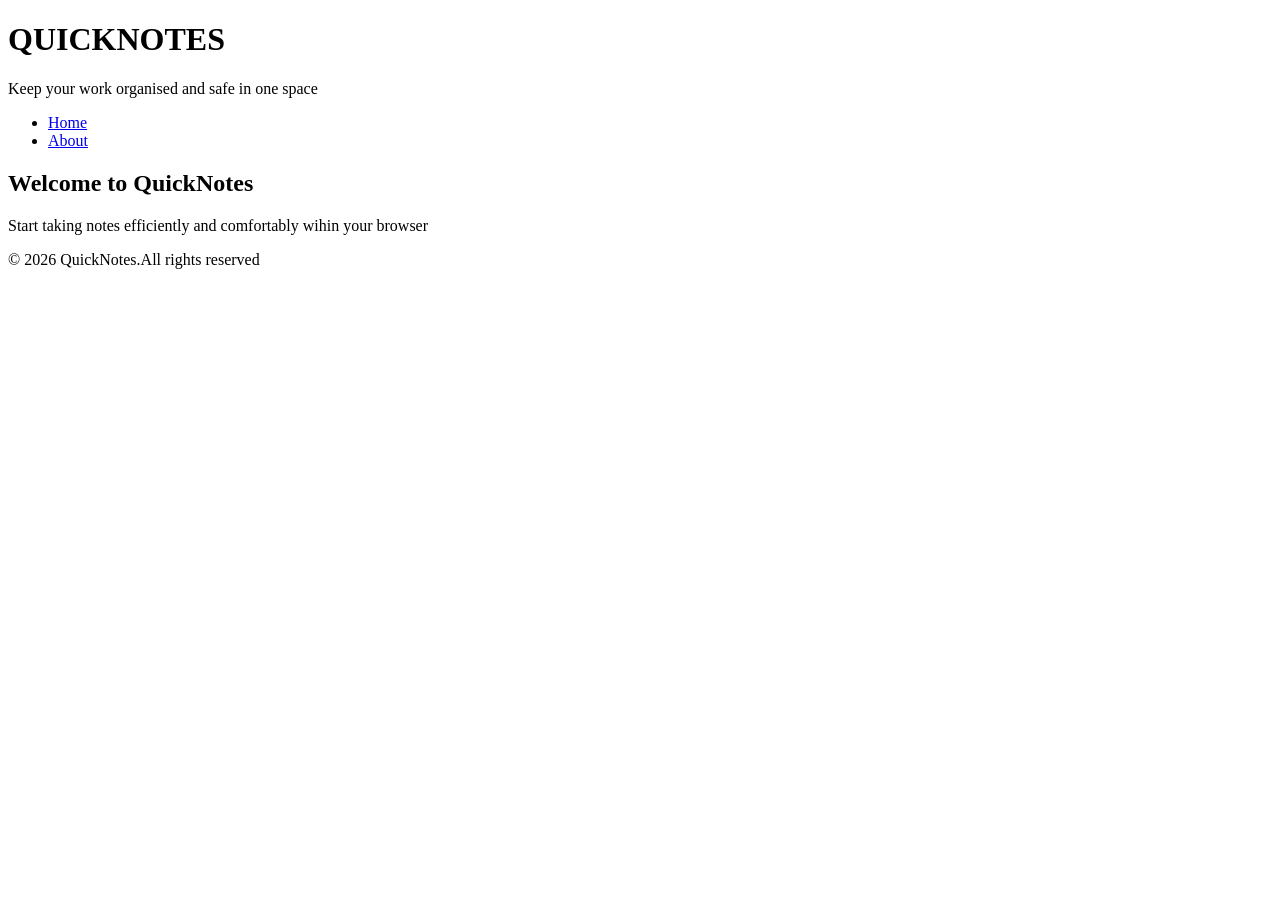
<file: day1/index.html>
<!DOCTYPE html>
<html lang="en">
<head>
    <meta charset="UTF-8">
    <meta name="viewport" content="width=device-width, initial-scale=1.0">
    <title>QuickNotes Home</title>
</head>
<body>
    <header>
        <h1>QUICKNOTES</h1>
        <p>Keep your work  organised and safe in one space</p>
        <nav>
            <ul>
                <li>
                    <a href="index.html">Home</a>
                </li>
                <li>
                    <a href="about.html">About</a>
                </li>
            </ul>
        </nav>
        
    </header>
    <main>
        <section>
            <h2>Welcome to QuickNotes</h2>
            <p>Start taking notes efficiently and comfortably wihin your browser</p>
        </section>
    </main>

    <footer>
        <p>
           &copy;  2026 QuickNotes.All rights reserved
        </p>
    </footer>
    
</body>
</html>
</file>
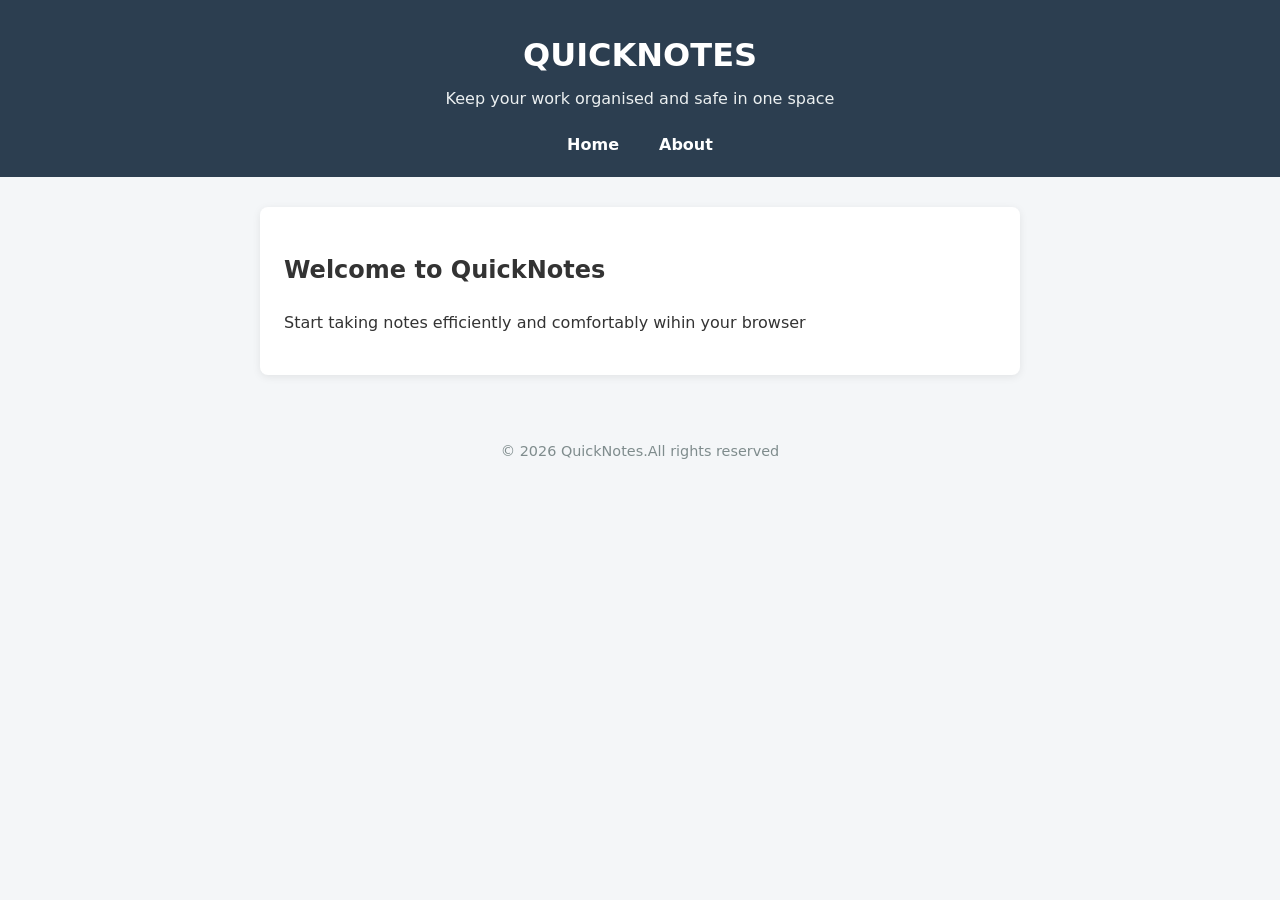
<file: day2/index.html>
<!doctype html>
<html lang="en">
  <head>
    <meta charset="UTF-8" />
    <meta name="viewport" content="width=device-width, initial-scale=1.0" />
    <title>QuickNotes Home</title>
    <link rel="stylesheet" href="style.css" />
  </head>
  <body>
    <header>
      <h1>QUICKNOTES</h1>
      <p>Keep your work organised and safe in one space</p>
      <nav>
        <ul>
          <li>
            <a href="index.html">Home</a>
          </li>
          <li>
            <a href="about.html">About</a>
          </li>
        </ul>
      </nav>
    </header>
    <main>
      <section>
        <h2>Welcome to QuickNotes</h2>
        <p>Start taking notes efficiently and comfortably wihin your browser</p>
      </section>
    </main>

    <footer>
      <p>&copy; 2026 QuickNotes.All rights reserved</p>
    </footer>
  </body>
</html>
</file>
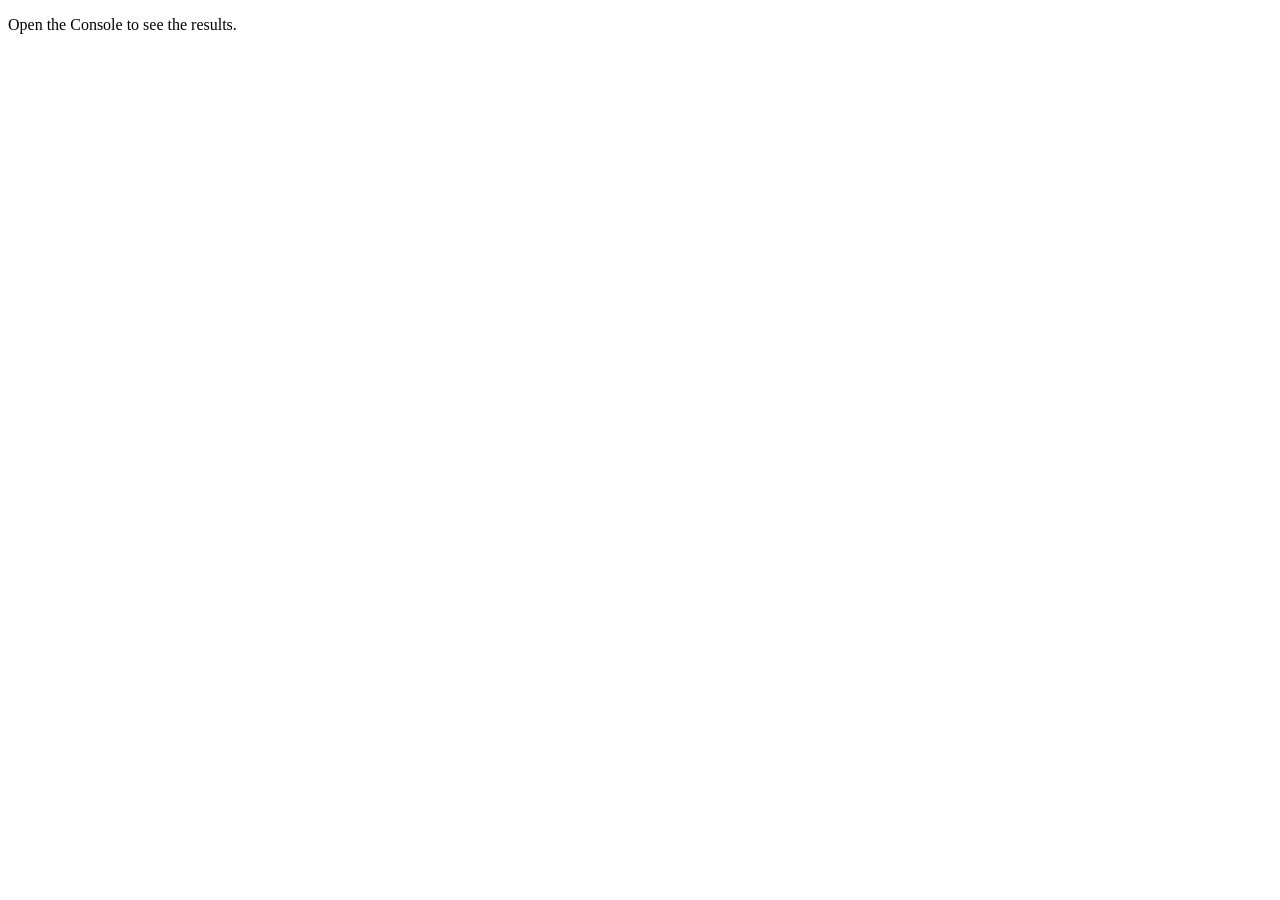
<file: day3/index.html>
<!doctype html>
<html lang="en">
  <head>
    <meta charset="UTF-8" />
    <meta name="viewport" content="width=device-width, initial-scale=1.0" />
    <title>Notes Toolkit</title>

    <script src="script.js" defer></script>
  </head>
  <body>
    <p>Open the Console to see the results.</p>
  </body>
</html>
</file>
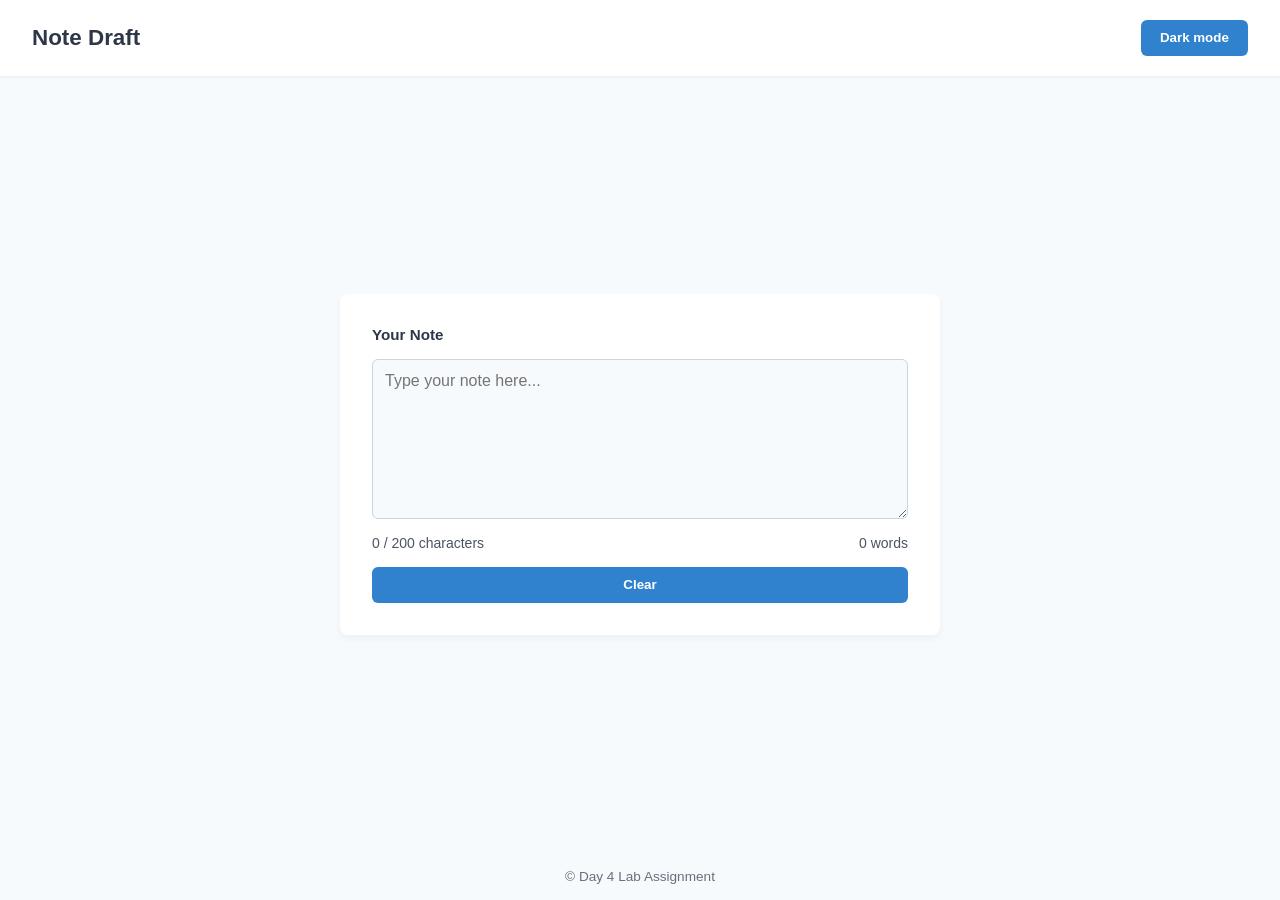
<file: day4/index.html>
<!doctype html>
<html lang="en">
  <head>
    <meta charset="UTF-8" />
    <meta name="viewport" content="width=device-width, initial-scale=1.0" />
    <title>Day 4 - Note Draft App</title>
    <link rel="stylesheet" href="style.css" />
    <script src="script.js" defer></script>
  </head>
  <body>
    <header>
      <h1>Note Draft</h1>
      <button id="theme-toggle">Dark mode</button>
    </header>

    <main>
      <div class="note-card">
        <label for="note-text">Your Note</label>
        <textarea
          id="note-text"
          placeholder="Type your note here..."
        ></textarea>

        <div class="counter-container">
          <p id="char-count">0 / 200 characters</p>
          <p id="word-count">0 words</p>
        </div>

        <button id="clear-btn">Clear</button>
      </div>
    </main>

    <footer>
      <p>&copy; Day 4 Lab Assignment</p>
    </footer>
  </body>
</html>
</file>
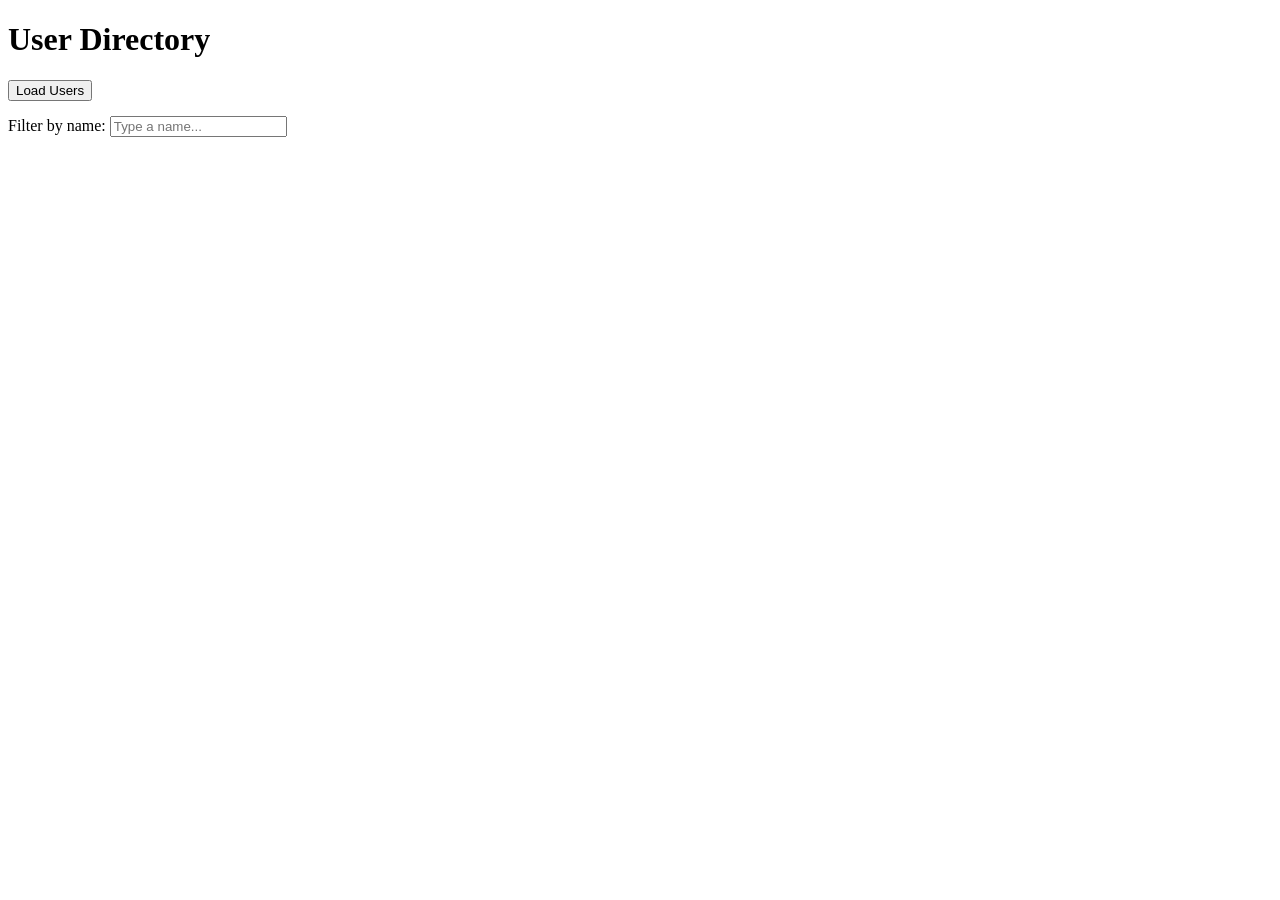
<file: day5/index.html>
<!doctype html>
<html lang="en">
  <head>
    <meta charset="UTF-8" />
    <meta name="viewport" content="width=device-width, initial-scale=1.0" />
    <title>Day 5 Assignment - User Directory</title>
    <script src="users.js" defer></script>
  </head>
  <body>
    <main>
      <h1>User Directory</h1>

      <button id="load-users">Load Users</button>

      <div style="margin: 15px 0">
        <label for="filter-input">Filter by name: </label>
        <input type="text" id="filter-input" placeholder="Type a name..." />
      </div>

      <p id="status"></p>

      <ul id="users-list"></ul>
    </main>
  </body>
</html>
</file>
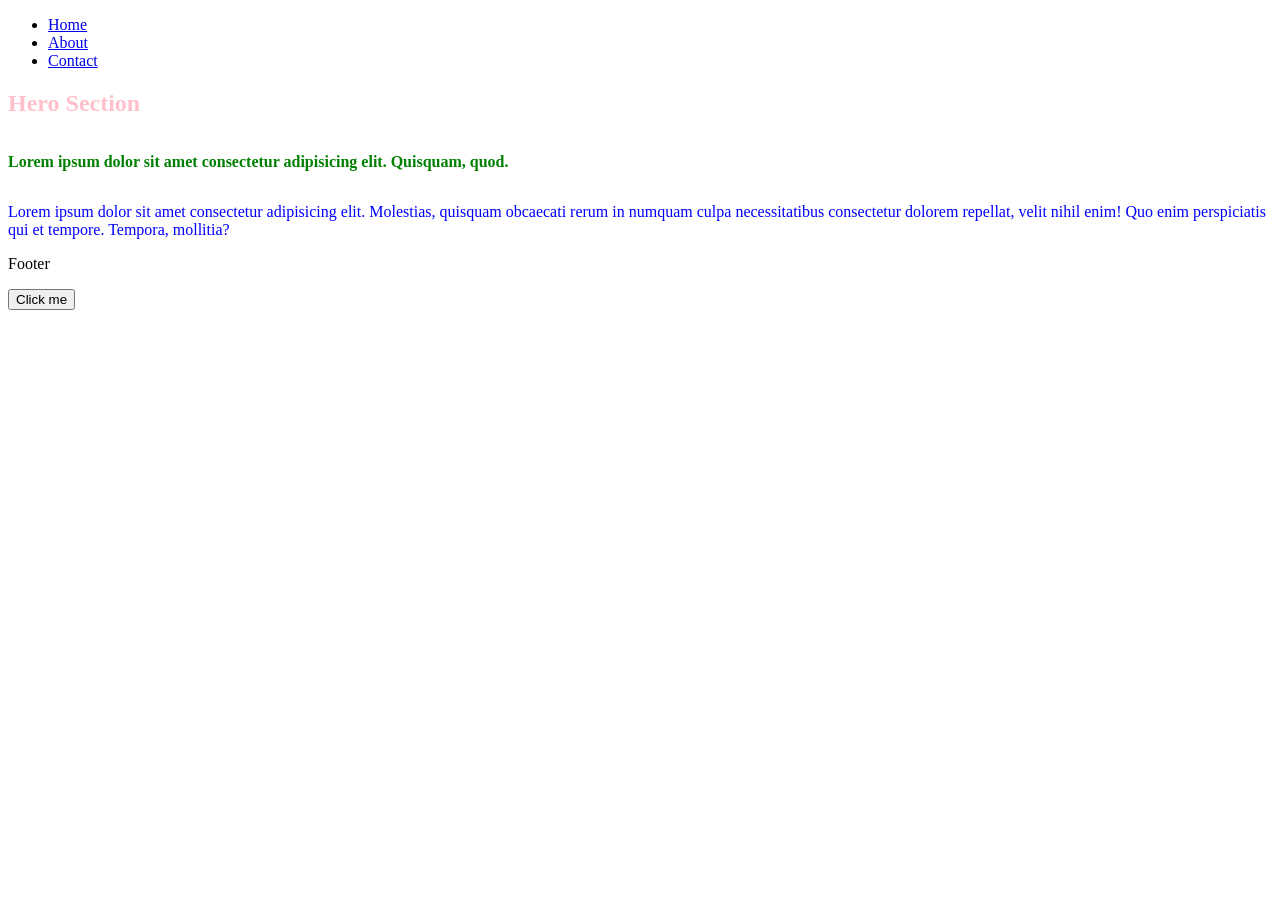
<file: new-beginnings.html>
<!doctype html>
<html lang="en">
  <head>
    <meta charset="UTF-8" />
    <meta name="viewport" content="width=device-width, initial-scale=1.0" />
    <link rel="stylesheet" href="/scripts/styles.css" />
    <title>Document</title>
  </head>
  <body>
    <!doctype html>
    <html>
      <head>
        <title>hello</title>
      </head>
      <body>
        <header>
          <nav>
            <ul>
              <li><a href="#">Home</a></li>
              <li><a href="#">About</a></li>
              <li><a href="#">Contact</a></li>
            </ul>
          </nav>
        </header>
        <main>
          <section>
            <h1 class="my-title" id="my-title-id">Hero Section</h1>
            <div>
            <p class="my-paragraph" id="my-paragraph">
              Lorem ipsum dolor sit amet consectetur adipisicing elit. Quisquam,
              quod.
            </p>
          </section>
        </main>
        <p class="my-second-paragraph">
          Lorem ipsum dolor sit amet consectetur adipisicing elit. Molestias,
          quisquam obcaecati rerum in numquam culpa necessitatibus consectetur
          dolorem repellat, velit nihil enim! Quo enim perspiciatis qui et
          tempore. Tempora, mollitia?
        </p>
        </div>
        <footer>
          <p class="my-paragraph">Footer</p>
          <button class="button" type="submit" id="my-button-id">
            Click me
          </button>
        </footer>
      </body>
    </html>
  </body>
</html>
</file>
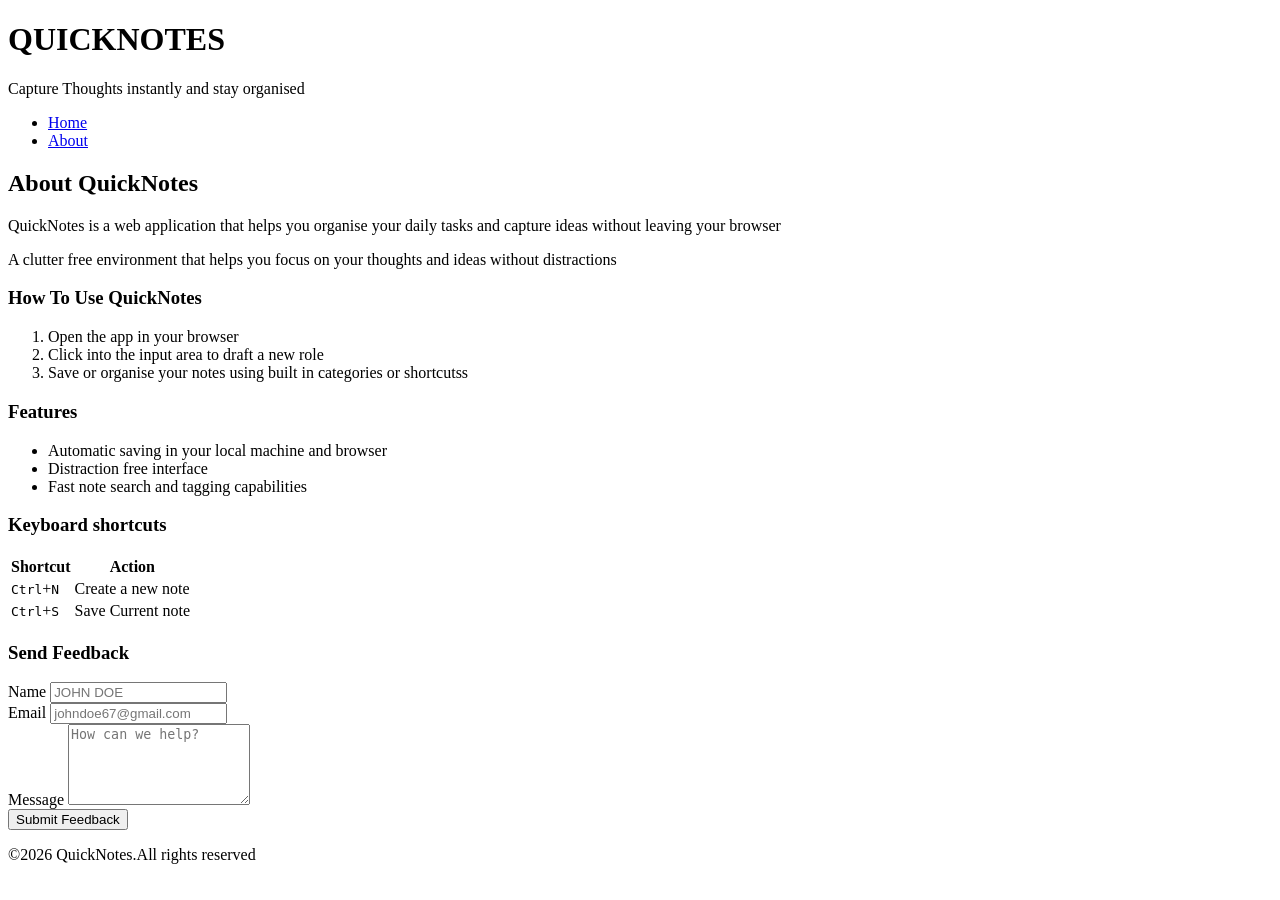
<file: day1/about.html>
<!DOCTYPE html>
<html lang="en">
<head>
    <meta charset="UTF-8">
    <meta name="viewport" content="width=device-width, initial-scale=1.0">
    <title>QuickNotes About</title>
</head>
<body>
    <header>
        <h1>QUICKNOTES</h1>
        <p>Capture Thoughts instantly and stay organised</p>

    <nav>
            <ul>
                <li>
                    <a href="index.html">Home</a>
                </li>
                <li>
                    <a href="about.html">About</a>
                </li>
            </ul>
        </nav>
        
    
    </header>
    <main>
        <h2>About QuickNotes</h2>
        <p>QuickNotes is a web application that helps you organise your daily tasks and capture ideas without leaving your browser</p>
        <p>A clutter free environment that helps you focus on your thoughts and ideas without distractions</p>
         <section>
            <h3>How To Use QuickNotes</h3>
            <ol>
                <li>Open the app in your browser</li>
                <li>Click into the input area to draft a new role</li>
                <li>Save or organise your notes using built in categories or shortcutss</li>

            </ol>
         </section>


         <section>
            <h3>Features</h3>
            <ul>
                <li>Automatic saving in your local machine and browser</li>
                <li>Distraction free interface</li>
                <li>Fast note search and tagging capabilities</li>
            </ul>
         </section>


         <section>
            <h3>Keyboard shortcuts</h3>
            <table>
                <thead>
                    <tr>
                        <th>Shortcut</th>
                        <th>Action</th>
                    </tr>
                    </thead>
                    
                    <tbody>
                        <tr>
                    <td><code>Ctrl</code>+<code>N</code> </td>
                    <td>Create a new note</td>
                    </tr>
                    <tr>
                        <td><code>Ctrl</code>+<code>S</code></td>
                        <td>Save Current note</td>
                    </tr>
                </tbody>
                 </table>
         </section>
         <section>
            <h3>Send Feedback</h3>
            <form action="#" method="post">

                <div>
                    <label form="name">Name</label>
                    <input type="text" id="name" placeholder="JOHN DOE">

                </div>

                <div>
                    <label for="email">Email</label>
                    <input type="email" id="email" placeholder="johndoe67@gmail.com">
                </div>
                <div>
                    <label for="message">Message</label>
                    <textarea id="message" name="message" rows="5" placeholder="How can we help?"></textarea>

                </div>
                <div>
                    <button type="submit">Submit Feedback</button>
                </div>
            </form>
         </section>
    </main>
    <footer>
        <p> &copy;2026 QuickNotes.All rights reserved</p>
    </footer>
    
</body>
</html>
</file>
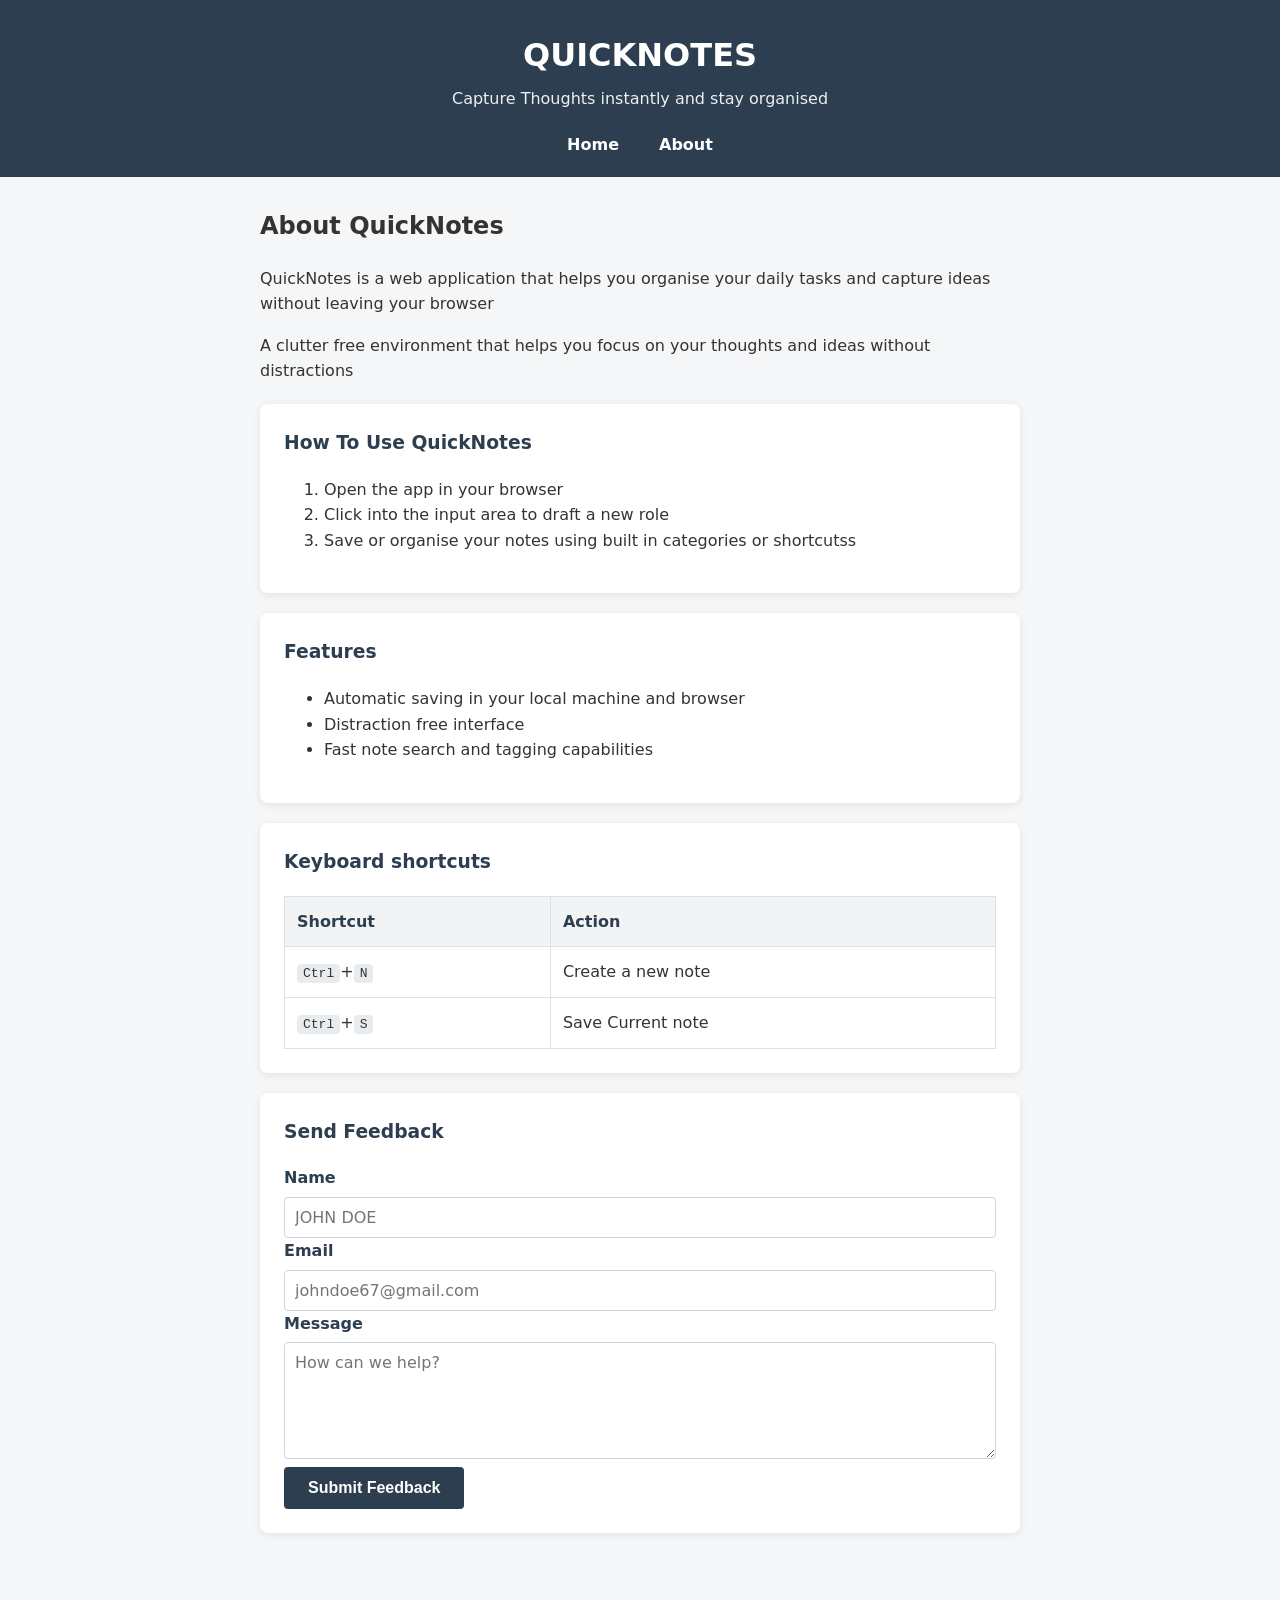
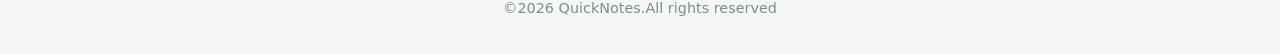
<file: day2/about.html>
<!doctype html>
<html lang="en">
  <head>
    <meta charset="UTF-8" />
    <meta name="viewport" content="width=device-width, initial-scale=1.0" />
    <title>QuickNotes About</title>
    <link rel="stylesheet" href="style.css" />
  </head>
  <body>
    <header>
      <h1>QUICKNOTES</h1>
      <p>Capture Thoughts instantly and stay organised</p>

      <nav>
        <ul>
          <li>
            <a href="index.html">Home</a>
          </li>
          <li>
            <a href="about.html">About</a>
          </li>
        </ul>
      </nav>
    </header>
    <main>
      <h2>About QuickNotes</h2>
      <p>
        QuickNotes is a web application that helps you organise your daily tasks
        and capture ideas without leaving your browser
      </p>
      <p>
        A clutter free environment that helps you focus on your thoughts and
        ideas without distractions
      </p>
      <section>
        <h3>How To Use QuickNotes</h3>
        <ol>
          <li>Open the app in your browser</li>
          <li>Click into the input area to draft a new role</li>
          <li>
            Save or organise your notes using built in categories or shortcutss
          </li>
        </ol>
      </section>

      <section>
        <h3>Features</h3>
        <ul class="Features">
          <li>Automatic saving in your local machine and browser</li>
          <li>Distraction free interface</li>
          <li>Fast note search and tagging capabilities</li>
        </ul>
      </section>

      <section>
        <h3>Keyboard shortcuts</h3>
        <table>
          <thead>
            <tr>
              <th>Shortcut</th>
              <th>Action</th>
            </tr>
          </thead>

          <tbody>
            <tr>
              <td><code>Ctrl</code>+<code>N</code></td>
              <td>Create a new note</td>
            </tr>
            <tr>
              <td><code>Ctrl</code>+<code>S</code></td>
              <td>Save Current note</td>
            </tr>
          </tbody>
        </table>
      </section>
      <section>
        <h3>Send Feedback</h3>
        <form action="#" method="post">
          <div>
            <label form="name">Name</label>
            <input type="text" id="name" placeholder="JOHN DOE" />
          </div>

          <div>
            <label for="email">Email</label>
            <input type="email" id="email" placeholder="johndoe67@gmail.com" />
          </div>
          <div>
            <label for="message">Message</label>
            <textarea
              id="message"
              name="message"
              rows="5"
              placeholder="How can we help?"
            ></textarea>
          </div>
          <div>
            <button type="submit">Submit Feedback</button>
          </div>
        </form>
      </section>
    </main>
    <footer>
      <p>&copy;2026 QuickNotes.All rights reserved</p>
    </footer>
  </body>
</html>
</file>
<file: day2/style.css>
/* Box-Sizing Reset & Base Styles */
*,
*::before,
*::after {
  box-sizing: border-box;
}

body {
  margin: 0;
  font-family: system-ui, -apple-system, BlinkMacSystemFont, 'Segoe UI', Roboto, sans-serif;
  line-height: 1.6;
  background-color: #f4f6f8;
  color: #333333;
}

/* Header & Navigation */
header {
  background-color: #2c3e50;
  color: #ffffff;
  text-align: center;
  padding: 30px 20px 20px;
}

header h1 {
  margin: 0 0 5px 0;
  font-size: 2rem;
}

header p {
  margin: 0 0 20px 0;
  color: #ecf0f1;
}

nav ul {
  list-style: none;
  padding: 0;
  margin: 0;
  display: flex;
  justify-content: center;
  gap: 16px;
}

nav a {
  color: #ffffff;
  text-decoration: none;
  font-weight: 600;
  padding: 6px 12px;
  border-radius: 4px;
  transition: background-color 0.3s ease, color 0.3s ease;
}

nav a:hover {
  background-color: #34495e;
  color: #38ef7d;
}

/* Main Layout & Cards */
main {
  max-width: 800px;
  margin: 30px auto;
  padding: 0 20px;
}

section {
  background-color: #ffffff;
  border-radius: 8px;
  padding: 24px;
  margin-top: 20px;
  margin-bottom: 20px;
  box-shadow: 0 2px 8px rgba(0, 0, 0, 0.08);
}

section h3 {
  margin-top: 0;
  color: #2c3e50;
}

/* Features List Grid */
ul.features {
  display: grid;
  grid-template-columns: repeat(auto-fit, minmax(180px, 1fr));
  gap: 16px;
  list-style: none;
  padding: 0;
  margin: 20px 0 0;
}

ul.features li {
  background-color: #f8f9fa;
  border: 1px solid #e9ecef;
  border-radius: 6px;
  padding: 16px;
  font-size: 0.95rem;
  box-shadow: 0 1px 3px rgba(0, 0, 0, 0.05);
}

/* Keyboard Shortcuts Table */
table {
  width: 100%;
  border-collapse: collapse;
  margin-top: 15px;
}

th,
td {
  padding: 12px;
  text-align: left;
  border: 1px solid #dee2e6;
}

th {
  background-color: #f1f3f5;
  color: #2c3e50;
  font-weight: 600;
}

code {
  background-color: #e9ecef;
  padding: 2px 6px;
  border-radius: 4px;
  font-family: monospace;
}

/* Feedback Form Styles */
.form-group {
  margin-bottom: 16px;
}

label {
  display: block;
  font-weight: 600;
  margin-bottom: 6px;
  color: #2c3e50;
}

input[type="text"],
input[type="email"],
textarea {
  width: 100%;
  padding: 10px;
  border: 1px solid #ced4da;
  border-radius: 4px;
  font-family: inherit;
  font-size: 1rem;
}

input[type="text"]:focus,
input[type="email"]:focus,
textarea:focus {
  outline: none;
  border-color: #3498db;
  box-shadow: 0 0 0 3px rgba(52, 152, 219, 0.2);
}

button[type="submit"] {
  background-color: #2c3e50;
  color: #ffffff;
  border: none;
  padding: 12px 24px;
  border-radius: 4px;
  font-size: 1rem;
  font-weight: 600;
  cursor: pointer;
  transition: background-color 0.3s ease, transform 0.1s ease;
}

button[type="submit"]:hover {
  background-color: #1a252f;
}

button[type="submit"]:active {
  transform: scale(0.98);
}

/* Footer */
footer {
  text-align: center;
  padding: 20px;
  color: #7f8c8d;
  font-size: 0.9rem;
}

/* Media Query for Mobile Screens */
@media (max-width: 600px) {
  header {
    padding: 20px 15px 15px;
  }

  header h1 {
    font-size: 1.5rem;
  }

  header p {
    font-size: 0.9rem;
    margin-bottom: 15px;
  }

  section {
    padding: 16px;
  }
}
</file>
<file: day4/style.css>
/* CSS Variables defined on :root */
:root {
  --bg-color: #f7fafc;
  --text-color: #2d3748;
  --card-bg: #ffffff;
  --border-color: #cbd5e0;
  --button-bg: #3182ce;
  --button-hover: #2b6cb0;
  --button-text: #ffffff;
}

/* Dark Theme overrides variables */
body.dark {
  --bg-color: #1a202c;
  --text-color: #e2e8f0;
  --card-bg: #2d3748;
  --border-color: #4a5568;
  --button-bg: #4a5568;
  --button-hover: #718096;
  --button-text: #ffffff;
}

* {
  box-sizing: border-box;
  margin: 0;
  padding: 0;
}

body {
  font-family: -apple-system, BlinkMacSystemFont, "Segoe UI", Roboto, sans-serif;
  background-color: var(--bg-color);
  color: var(--text-color);
  min-height: 100vh;
  display: flex;
  flex-direction: column;
  transition: background-color 0.3s, color 0.3s;
}

header {
  display: flex;
  justify-content: space-between;
  align-items: center;
  padding: 1.25rem 2rem;
  background-color: var(--card-bg);
  box-shadow: 0 1px 3px rgba(0, 0, 0, 0.05);
}

header h1 {
  font-size: 1.4rem;
}

main {
  flex: 1;
  display: flex;
  justify-content: center;
  align-items: center;
  padding: 2rem 1rem;
}

.note-card {
  background-color: var(--card-bg);
  padding: 2rem;
  border-radius: 8px;
  box-shadow: 0 4px 6px rgba(0, 0, 0, 0.04);
  width: 100%;
  max-width: 600px;
  display: flex;
  flex-direction: column;
  gap: 1rem;
}

label {
  font-weight: 600;
  font-size: 0.95rem;
}

textarea {
  width: 100%;
  height: 160px;
  padding: 0.75rem;
  border: 1px solid var(--border-color);
  border-radius: 6px;
  background-color: var(--bg-color);
  color: var(--text-color);
  font-size: 1rem;
  font-family: inherit;
  resize: vertical;
}

textarea:focus {
  outline: none;
  border-color: var(--button-bg);
}

.counter-container {
  display: flex;
  justify-content: space-between;
  font-size: 0.875rem;
  opacity: 0.85;
}

button {
  padding: 0.65rem 1.2rem;
  background-color: var(--button-bg);
  color: var(--button-text);
  border: none;
  border-radius: 6px;
  font-weight: 600;
  cursor: pointer;
  transition: background-color 0.2s;
}

button:hover {
  background-color: var(--button-hover);
}

footer {
  text-align: center;
  padding: 1rem;
  font-size: 0.85rem;
  opacity: 0.7;
}

/* Character Counter States */
.warning {
  color: #dd6b20; /* Orange text */
  font-weight: 600;
}

.over {
  color: #e53e3e; /* Red, bold text */
  font-weight: bold;
}
</file>
<file: scripts/styles.css>
h1{
    color  :blue;
}

.my-title{
    color:red
}

#my-title-id{
    color:pink;
}

h1 p{
    color:greenyellow;
}

section p {
    font-weight: bolder;
}
div{
    display:flex;
    flex-direction: row;
    justify-content: space-between;
    align-items: flex-end;
    gap:12px;
}

button:hover{
     background-color: green;
     color:red;
}

#my-paragraph{
    color:green;
}

.my-second-paragraph{
    color:blue;
}
</file>
